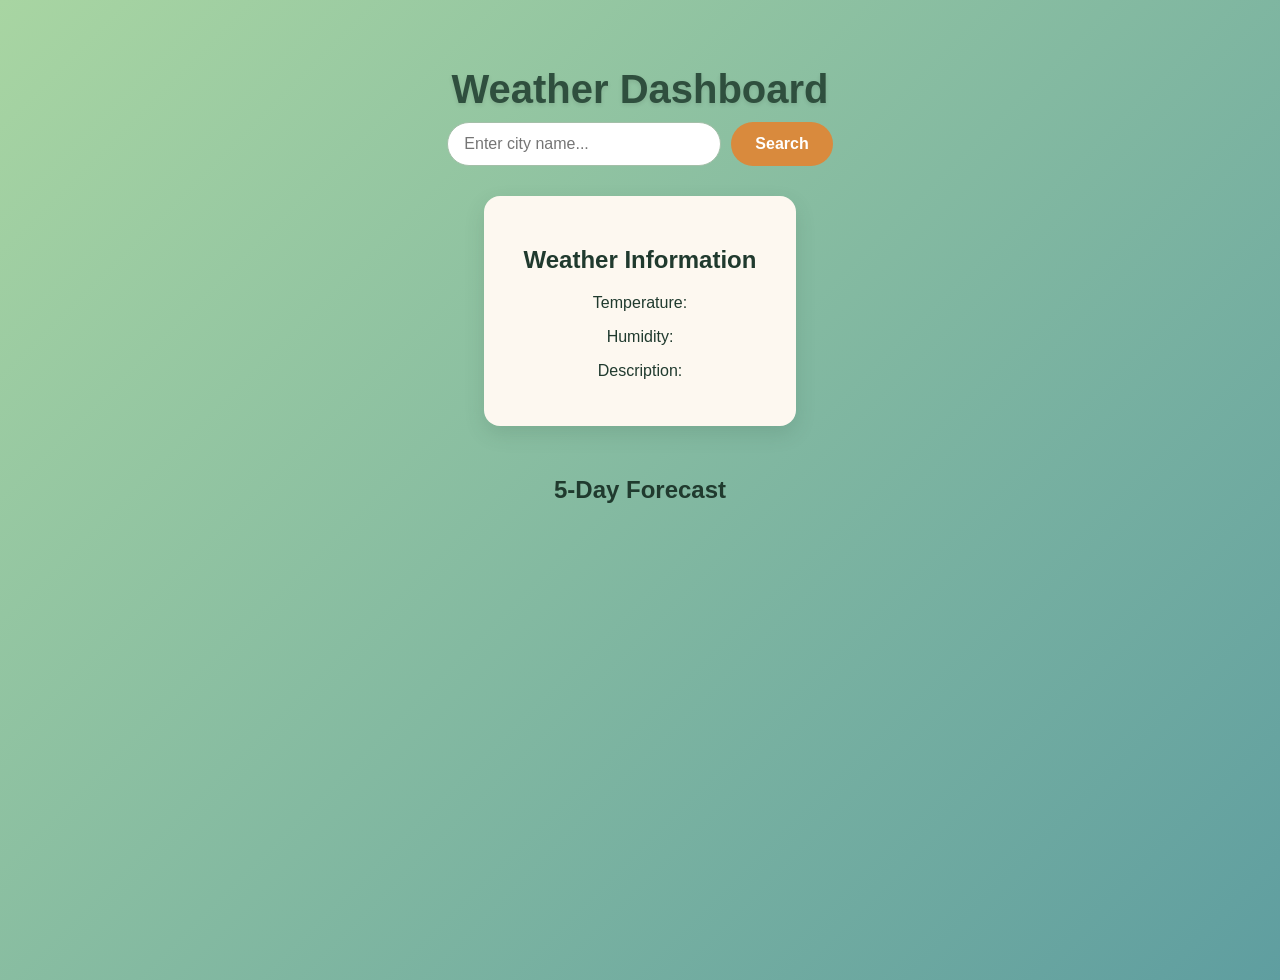
<file: index.html>
<!DOCTYPE html>
<html lang="en">
<head>
    <meta charset="UTF-8">
    <meta name="viewport" content="width=device-width, initial-scale=1.0">
    <title>weather</title>
    <link rel="stylesheet" href="weather.css">
</head>
<body>
    <h1>Weather Dashboard</h1>
    <div id="searchBox">
        <input type="text" id="cityInput" placeholder="Enter city name...">
        <button id="searchBtn">Search</button>
    </div>
    <div id="weatherInfo">
        <h2>Weather Information</h2>
        <p id="status"></p>
        <p id="temperature">Temperature: </p>
        <p id="humidity">Humidity: </p>
        <p id="description">Description: </p>
    </div>
    <div id="forecast">
        <h2>5-Day Forecast</h2>
        <ul id="forecastList"></ul>
    </div>
 <script>
  async function getWeather(city) {
    document.getElementById('status').innerText = 'Loading...';
    const apiKey = '5581170e619bae47fa65e1b069e27600';

    try {
      const response = await fetch(`https://api.openweathermap.org/data/2.5/weather?q=${city}&appid=${apiKey}&units=metric`);
      const data = await response.json();

      if (!response.ok) {
        throw new Error(data.message || 'Weather fetch failed');
      }

      document.getElementById('temperature').innerText = `Temperature: ${data.main.temp}°C`;
      document.getElementById('humidity').innerText = `Humidity: ${data.main.humidity}%`;
      document.getElementById('description').innerText = `Description: ${data.weather[0].description}`;
      document.getElementById('status').innerText = '';
      getForecast(city);
    } catch (error) {
      console.log(error);
      document.getElementById('status').innerText = 'Failed to fetch weather. Please try again.';
    }
  }

  // NEW FUNCTION GOES HERE
  async function getForecast(city) {
    const apiKey = '5581170e619bae47fa65e1b069e27600';
    try {
      const response = await fetch(`https://api.openweathermap.org/data/2.5/forecast?q=${city}&appid=${apiKey}&units=metric`);
      const data = await response.json();

      if (!response.ok) {
        throw new Error(data.message || 'Forecast fetch failed');
      }

      const dailyForecasts = data.list.filter(entry => entry.dt_txt.includes("12:00:00"));

      const forecastList = document.getElementById('forecastList');
      forecastList.innerHTML = '';

      dailyForecasts.forEach(entry => {
        const li = document.createElement('li');
        const date = new Date(entry.dt_txt).toLocaleDateString('en-US', { weekday: 'short', month: 'short', day: 'numeric' });
        li.innerHTML = `<strong>${date}</strong><br>${Math.round(entry.main.temp)}°C<br>${entry.weather[0].description}`;
        forecastList.appendChild(li);
      });
    } catch (error) {
      console.log(error);
    }
  }

  document.getElementById('searchBtn').addEventListener('click', () => {
    const city = document.getElementById('cityInput').value.trim();

    if (city) {
        getWeather(city);
    } else {
        document.getElementById('status').innerText = 'Please enter a city name.';
    }
});
</script>

  </body>
</html>
</file>
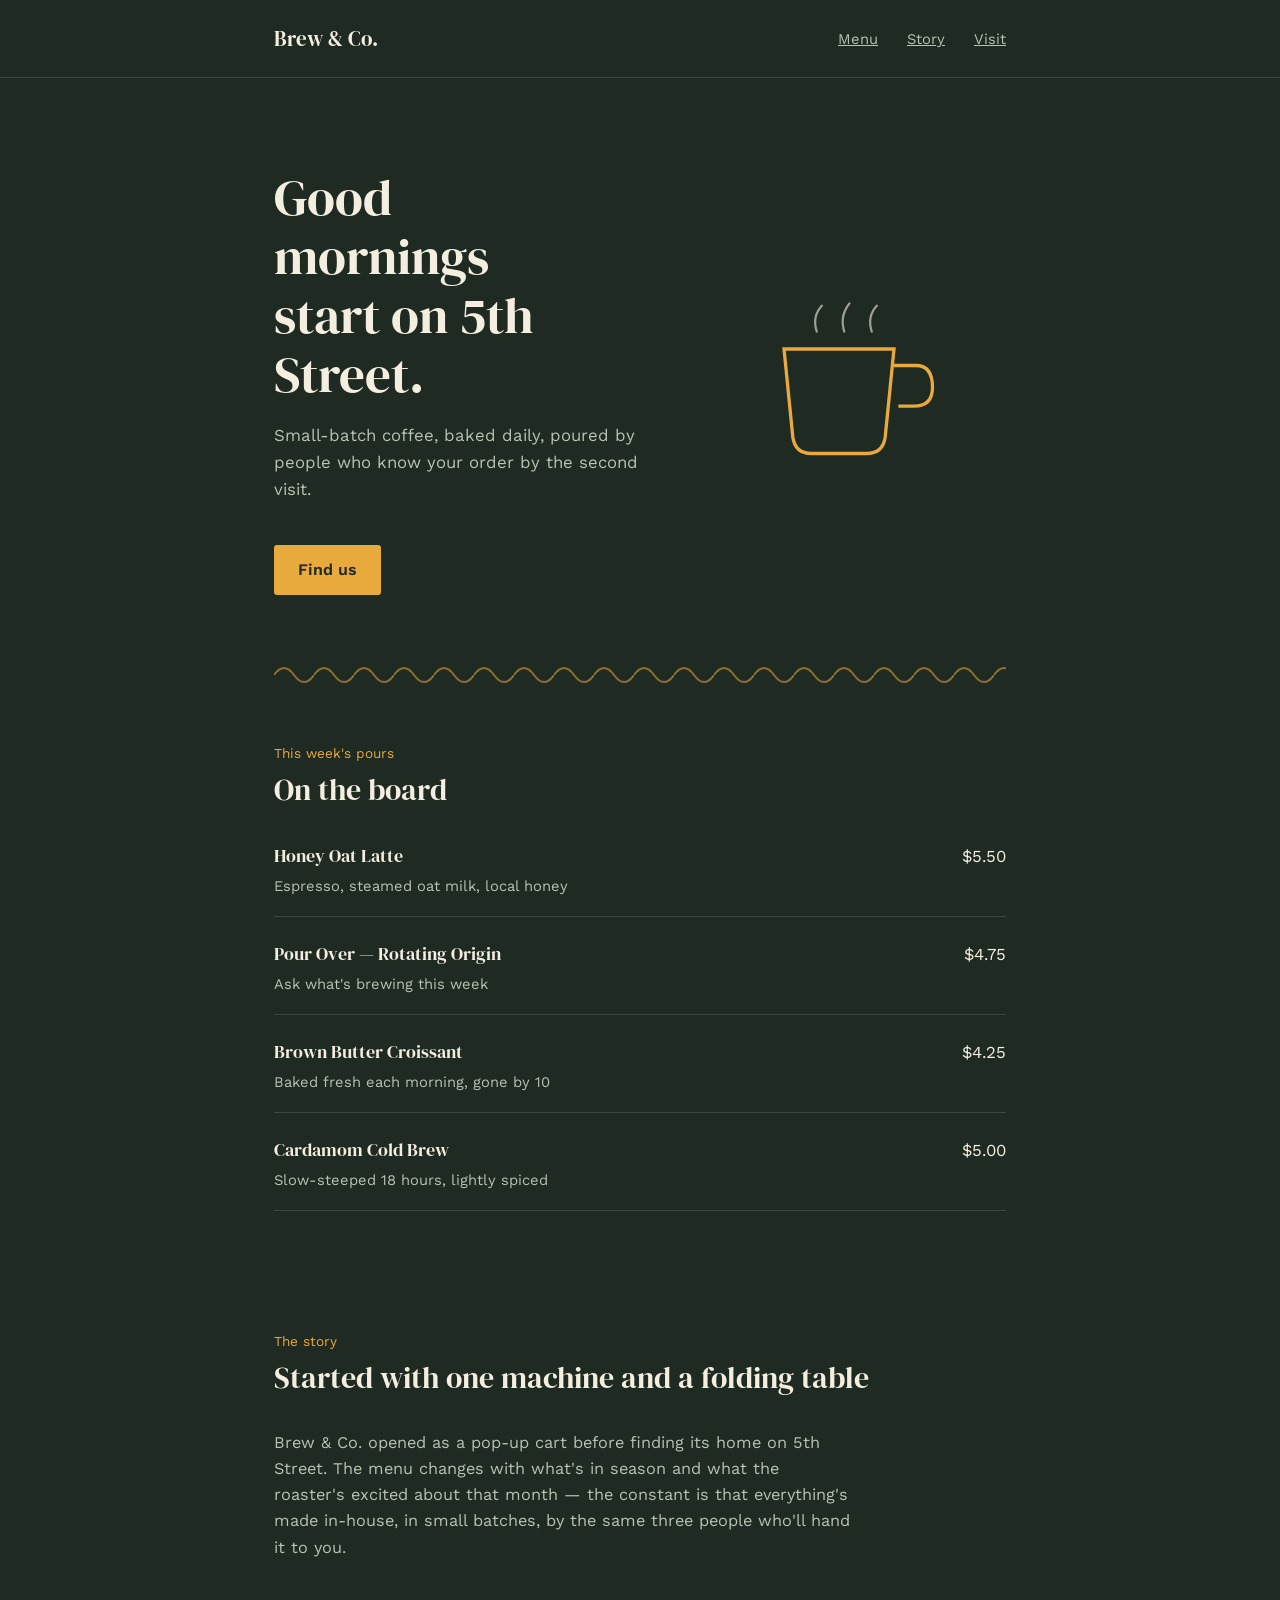
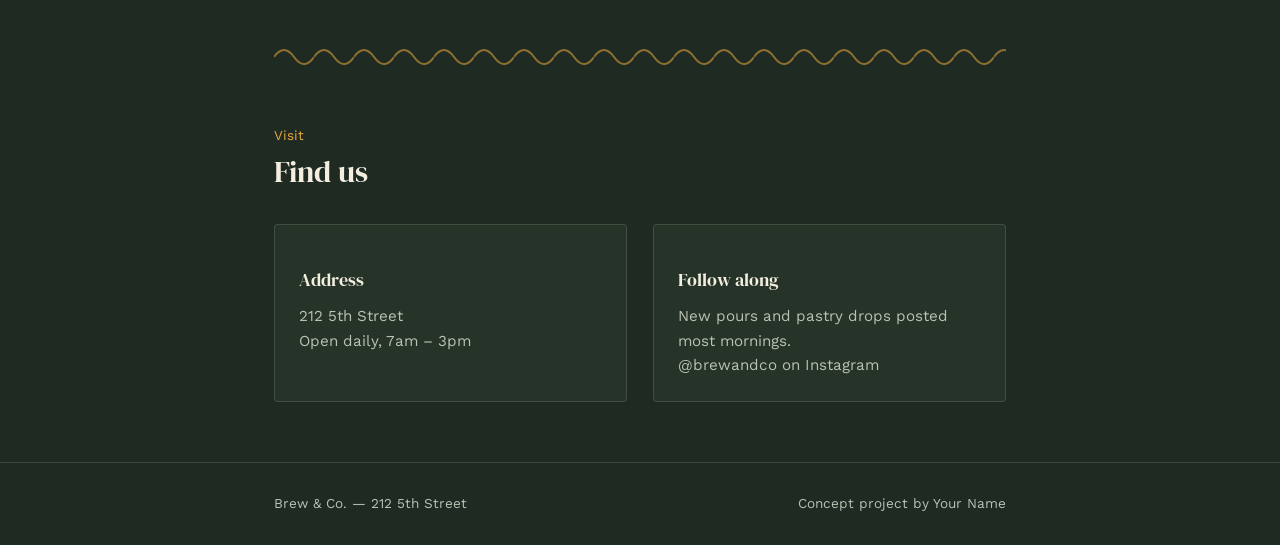
<file: brew&co.html>
<!doctype html>
<html lang="en">
<head>
<meta charset="utf-8">
<meta name="viewport" content="width=device-width, initial-scale=1">
<title>Brew & Co. — Coffee on 5th</title>
<link rel="stylesheet" href="https://fonts.googleapis.com/css2?family=DM+Serif+Display&family=Work+Sans:wght@400;500;600&display=swap">
<style>
  :root {
    --base: #1e2a22;
    --panel: #253328;
    --paper: #f3eedf;
    --paper-dim: #b9c2b3;
    --honey: #e8a93d;
    --line: rgba(243,238,223,0.14);
  }
  * { box-sizing: border-box; }
  body {
    margin: 0;
    background: var(--base);
    color: var(--paper);
    font-family: 'Work Sans', sans-serif;
    line-height: 1.6;
  }
  @media (prefers-reduced-motion: reduce) {
    * { animation: none !important; transition: none !important; }
  }
  h1, h2, .display { font-family: 'DM Serif Display', serif; font-weight: 400; line-height: 1.15; margin: 0; }
  a { color: inherit; }
  a:focus-visible, button:focus-visible { outline: 2px solid var(--honey); outline-offset: 3px; }
  .wrap { max-width: 780px; margin: 0 auto; padding: 0 24px; }

  header {
    padding: 22px 0;
    border-bottom: 1px solid var(--line);
  }
  header .wrap { display: flex; justify-content: space-between; align-items: center; }
  .brand { font-family: 'DM Serif Display', serif; font-size: 1.3rem; }
  nav a { margin-left: 24px; font-size: 0.92rem; color: var(--paper-dim); }
  nav a:hover { color: var(--paper); }

  .hero { padding: 90px 0 60px; }
  .hero-grid { display: grid; grid-template-columns: 1fr; gap: 40px; align-items: center; }
  @media (min-width: 680px) { .hero-grid { grid-template-columns: 1.1fr 0.9fr; } }
  .hero h1 { font-size: clamp(2.2rem, 5vw, 3.2rem); max-width: 12ch; }
  .hero p { color: var(--paper-dim); max-width: 42ch; margin-top: 18px; font-size: 1.05rem; }
  .cta {
    display: inline-block;
    margin-top: 26px;
    background: var(--honey);
    color: var(--base);
    padding: 12px 24px;
    border-radius: 3px;
    font-weight: 600;
    text-decoration: none;
  }
  .cta:hover { background: #f2b953; }

  .cup { width: 100%; max-width: 220px; margin: 0 auto; display: block; }

  .divider {
    height: 28px;
    width: 100%;
    background-repeat: repeat-x;
    background-size: 40px 28px;
    background-image: url("data:image/svg+xml;utf8,<svg xmlns='http://www.w3.org/2000/svg' width='40' height='28' viewBox='0 0 40 28'><path d='M0 20 Q10 6 20 20 T40 20' stroke='%23e8a93d' stroke-width='2' fill='none'/></svg>");
    opacity: 0.55;
  }

  section { padding: 60px 0; }
  .eyebrow { color: var(--honey); font-size: 0.85rem; }
  .section-head { margin-bottom: 34px; }
  .section-head h2 { font-size: 1.9rem; margin-top: 8px; }

  .menu-list { display: grid; gap: 22px; }
  .menu-item {
    display: flex;
    justify-content: space-between;
    gap: 16px;
    padding-bottom: 18px;
    border-bottom: 1px solid var(--line);
  }
  .menu-item h3 { font-family: 'DM Serif Display', serif; font-weight: 400; font-size: 1.15rem; margin: 0; }
  .menu-item p { color: var(--paper-dim); margin: 4px 0 0; font-size: 0.92rem; }
  .menu-price { font-size: 1.05rem; white-space: nowrap; padding-top: 2px; }

  .story p { color: var(--paper-dim); max-width: 58ch; font-size: 1.02rem; }

  .find { display: grid; gap: 26px; }
  @media (min-width: 680px) { .find { grid-template-columns: 1fr 1fr; } }
  .find-card {
    background: var(--panel);
    border: 1px solid var(--line);
    border-radius: 4px;
    padding: 24px;
  }
  .find-card h3 { font-family: 'DM Serif Display', serif; font-weight: 400; font-size: 1.1rem; margin-bottom: 10px; }
  .find-card p { color: var(--paper-dim); margin: 0; font-size: 0.95rem; }

  footer {
    border-top: 1px solid var(--line);
    padding: 30px 0;
    color: var(--paper-dim);
    font-size: 0.85rem;
    display: flex;
    justify-content: space-between;
    flex-wrap: wrap;
    gap: 10px;
  }
</style>
</head>
<body>

<header>
  <div class="wrap">
    <span class="brand">Brew & Co.</span>
    <nav>
      <a href="#menu">Menu</a>
      <a href="#story">Story</a>
      <a href="#find">Visit</a>
    </nav>
  </div>
</header>

<section class="hero">
  <div class="wrap hero-grid">
    <div>
      <h1>Good mornings start on 5th Street.</h1>
      <p>Small-batch coffee, baked daily, poured by people who know your order by the second visit.</p>
      <a class="cta" href="#find">Find us</a>
    </div>
    <svg class="cup" viewBox="0 0 200 200" fill="none" xmlns="http://www.w3.org/2000/svg" role="img" aria-label="Line drawing of a coffee cup with steam">
      <path d="M40 70 H140 L132 150 Q130 165 115 165 H65 Q50 165 48 150 Z" stroke="#e8a93d" stroke-width="3"/>
      <path d="M140 85 H160 Q175 85 175 105 Q175 122 158 122 H144" stroke="#e8a93d" stroke-width="3"/>
      <path d="M70 55 Q65 40 75 30" stroke="#f3eedf" stroke-width="2" opacity="0.6"/>
      <path d="M95 55 Q90 40 100 28" stroke="#f3eedf" stroke-width="2" opacity="0.6"/>
      <path d="M120 55 Q115 40 125 30" stroke="#f3eedf" stroke-width="2" opacity="0.6"/>
    </svg>
  </div>
</section>

<div class="wrap"><div class="divider"></div></div>

<section id="menu">
  <div class="wrap">
    <div class="section-head">
      <div class="eyebrow">This week's pours</div>
      <h2>On the board</h2>
    </div>
    <div class="menu-list">
      <div class="menu-item">
        <div>
          <h3>Honey Oat Latte</h3>
          <p>Espresso, steamed oat milk, local honey</p>
        </div>
        <div class="menu-price">$5.50</div>
      </div>
      <div class="menu-item">
        <div>
          <h3>Pour Over — Rotating Origin</h3>
          <p>Ask what's brewing this week</p>
        </div>
        <div class="menu-price">$4.75</div>
      </div>
      <div class="menu-item">
        <div>
          <h3>Brown Butter Croissant</h3>
          <p>Baked fresh each morning, gone by 10</p>
        </div>
        <div class="menu-price">$4.25</div>
      </div>
      <div class="menu-item">
        <div>
          <h3>Cardamom Cold Brew</h3>
          <p>Slow-steeped 18 hours, lightly spiced</p>
        </div>
        <div class="menu-price">$5.00</div>
      </div>
    </div>
  </div>
</section>

<section id="story">
  <div class="wrap story">
    <div class="section-head">
      <div class="eyebrow">The story</div>
      <h2>Started with one machine and a folding table</h2>
    </div>
    <p>Brew & Co. opened as a pop-up cart before finding its home on 5th Street. The menu changes with what's in season and what the roaster's excited about that month — the constant is that everything's made in-house, in small batches, by the same three people who'll hand it to you.</p>
  </div>
</section>

<div class="wrap"><div class="divider"></div></div>

<section id="find">
  <div class="wrap">
    <div class="section-head">
      <div class="eyebrow">Visit</div>
      <h2>Find us</h2>
    </div>
    <div class="find">
      <div class="find-card">
        <h3>Address</h3>
        <p>212 5th Street<br>Open daily, 7am – 3pm</p>
      </div>
      <div class="find-card">
        <h3>Follow along</h3>
        <p>New pours and pastry drops posted most mornings.<br>@brewandco on Instagram</p>
      </div>
    </div>
  </div>
</section>

<footer>
  <div class="wrap" style="display:flex; justify-content:space-between; width:100%; flex-wrap:wrap; gap:10px;">
    <span>Brew & Co. — 212 5th Street</span>
    <span>Concept project by Your Name</span>
  </div>
</footer>

</body>
</html>
</file>
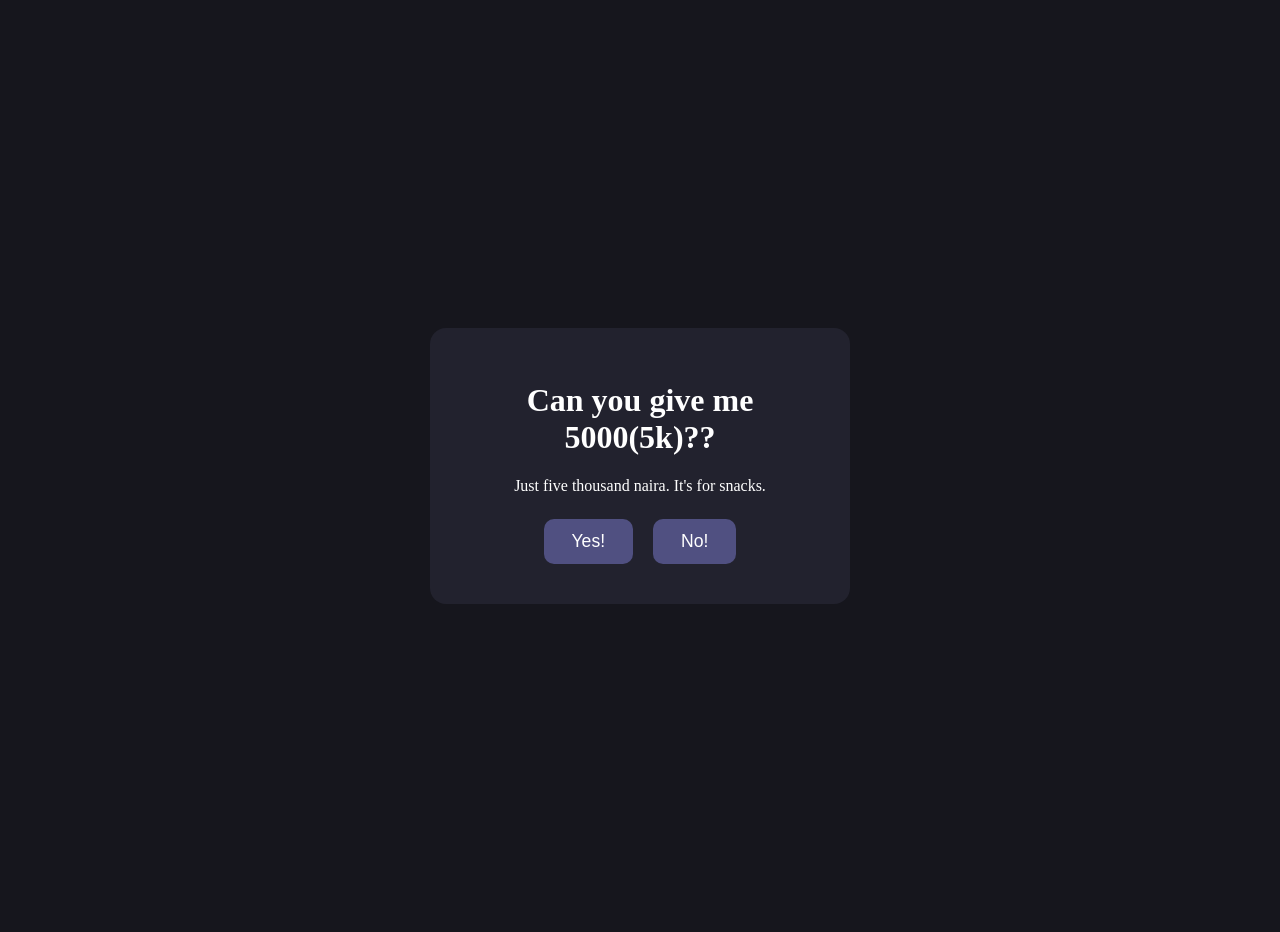
<file: danie.html>
<!DOCTYPE html>
<html lang="en">
<head>
    <meta charset="UTF-8">
    <meta name="viewport" content="width=device-width, initial-scale=1.0">
    <title>danie</title>
    <link rel="stylesheet" href="danie.css">
</head>
<body>
 <div class="card" id="ask">
    <h1>Can you give me 5000(5k)??</h1>
    <p id="message">Just five thousand naira. It's for snacks.</p>
    <button id="yes">Yes!</button>
    <button id="no">No!</button>
 </div>
 <div class="card hidden" id="thanks">
    <h1>Thanks man...</h1>
    <p>You're the real one </p>
    <h2 id="account-number">8038963527</h2>
    <p>Ter-erdoo Tormough</p>
    <button id="copy">Copy Account Number</button>
 </div>
 <script src="danie.js">

 </script>
</body>
</html>
</file>
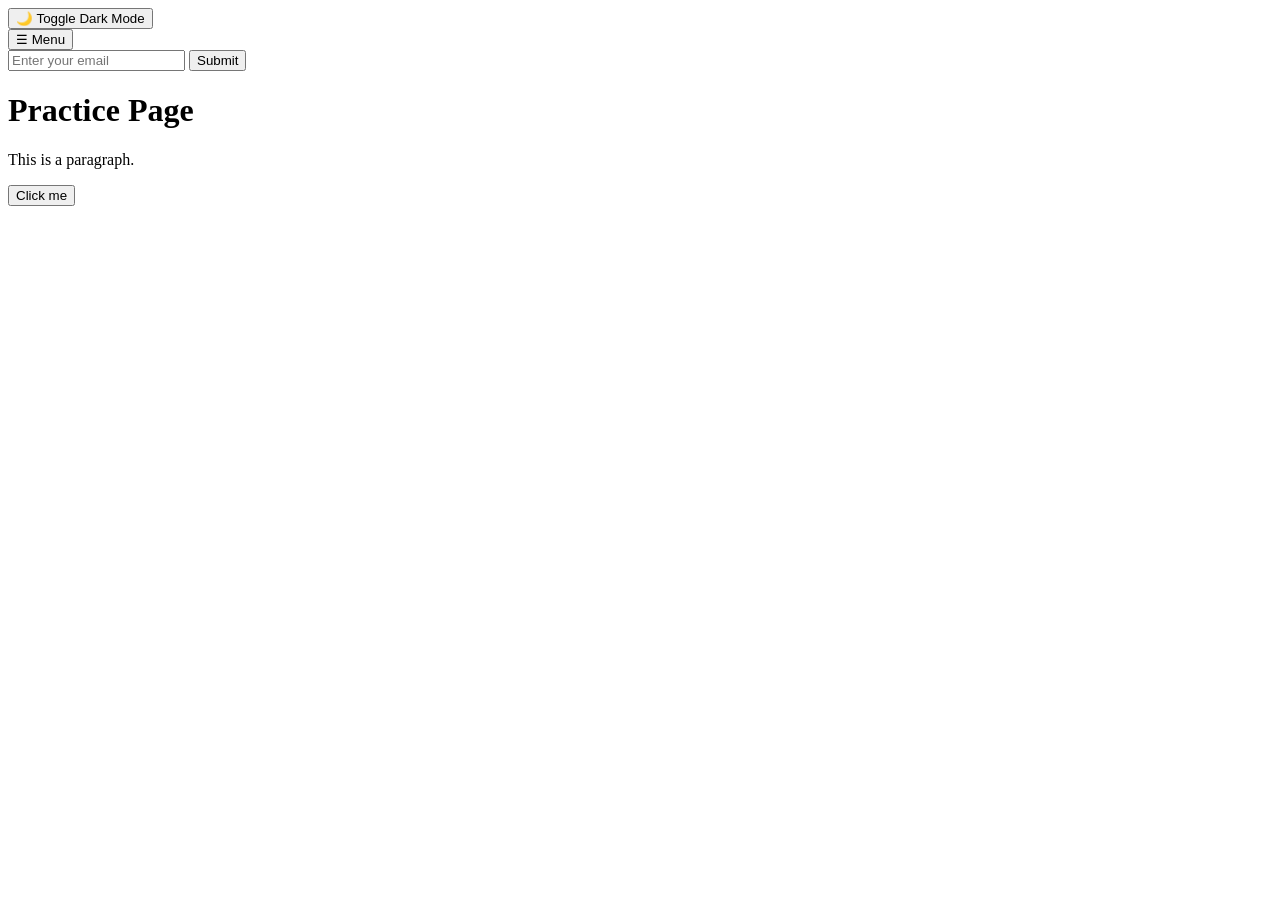
<file: practice.html>
<!DOCTYPE html>
<html lang="en">
<head>
    <meta charset="UTF-8">
    <meta name="viewport" content="width=device-width, initial-scale=1.0">
    <title>Document</title>
    <link rel="stylesheet" href="pratic.css">
</head>
<body>
    <button id="darkModeToggle">🌙 Toggle Dark Mode</button>
    <nav>
    <button id="navToggle">☰ Menu</button>
    <ul id="navLinks" class="hidden">
        <li><a href="#">Home</a></li>
        <li><a href="#">About</a></li>
        <li><a href="#">Contact</a></li>
    </ul>
    <form id="myForm">
    <input type="email" id="emailInput" placeholder="Enter your email">
    <button type="submit">Submit</button>
</form>
<p id="formError" class="hidden"></p>
</nav>
    <h1>Practice Page</h1>
    <p>This is a paragraph.</p>
    <button id="myButton">Click me</button>
    <script src="practice.js"></script>
</body>
</html>
</file>
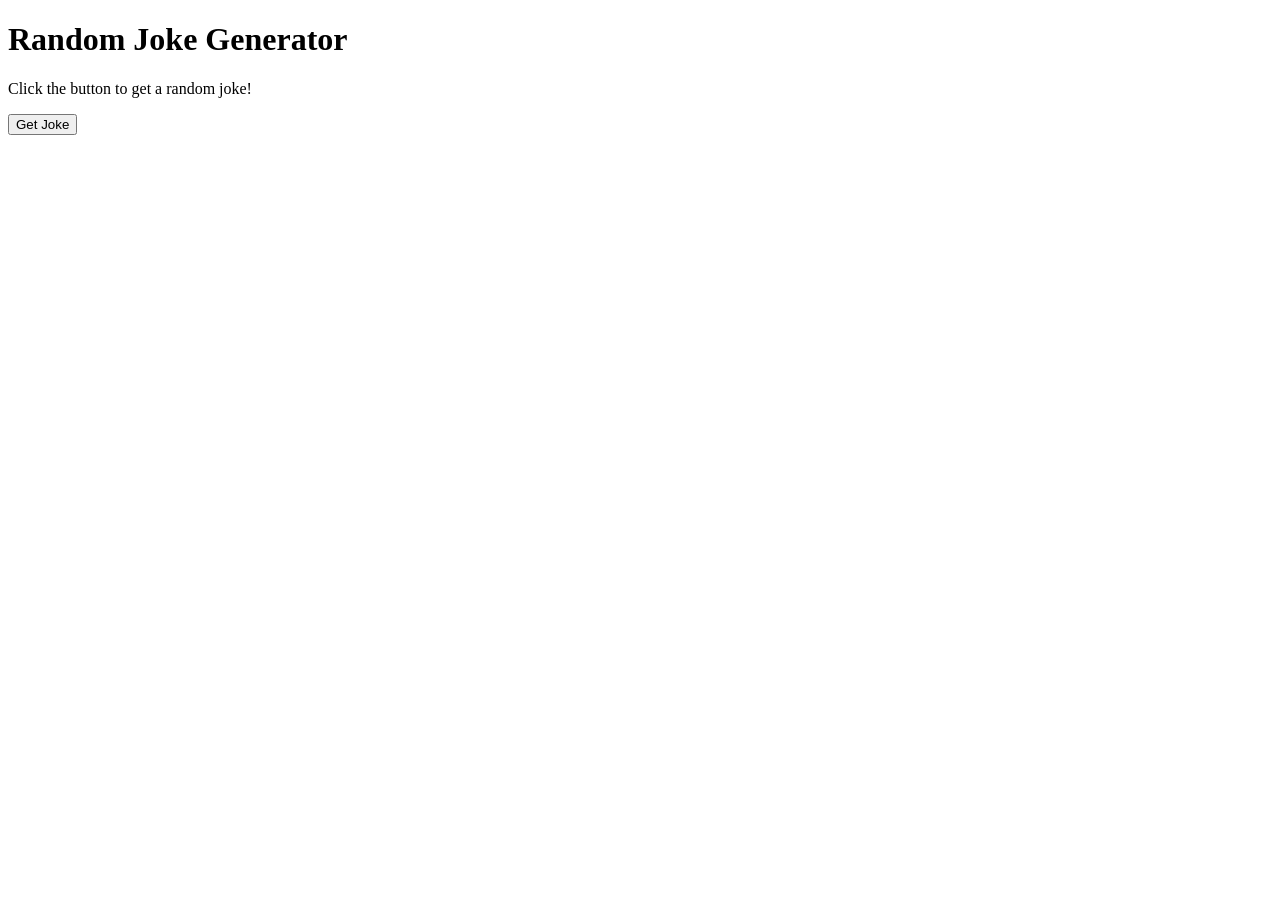
<file: syntax.html>
<!DOCTYPE html>
<html lang="en">
<head>
    <meta charset="UTF-8">
    <meta name="viewport" content="width=device-width, initial-scale=1.0">
    <title>Random Joke</title>
</head>
<body>
    <h1>Random Joke Generator</h1>
    <p id="joke">Click the button to get a random joke!</p>
    <button id="jokeButton">Get Joke</button>
    <script>
async function fetchJoke() {
       document.getElementById('joke').innerText = "Loading...";  // ADD THIS
  try {
    const response = await fetch('https://official-joke-api.appspot.com/random_joke');
    const jokeData = await response.json();
    document.getElementById('joke').innerText = `${jokeData.setup} - ${jokeData.punchline}`;
  } catch (error) {
    document.getElementById('joke').innerText = 'Failed to fetch a joke. Please try again.';
  }
}

document.getElementById("jokeButton").addEventListener("click", fetchJoke);
        
    </script>
</body>
</html>
</file>
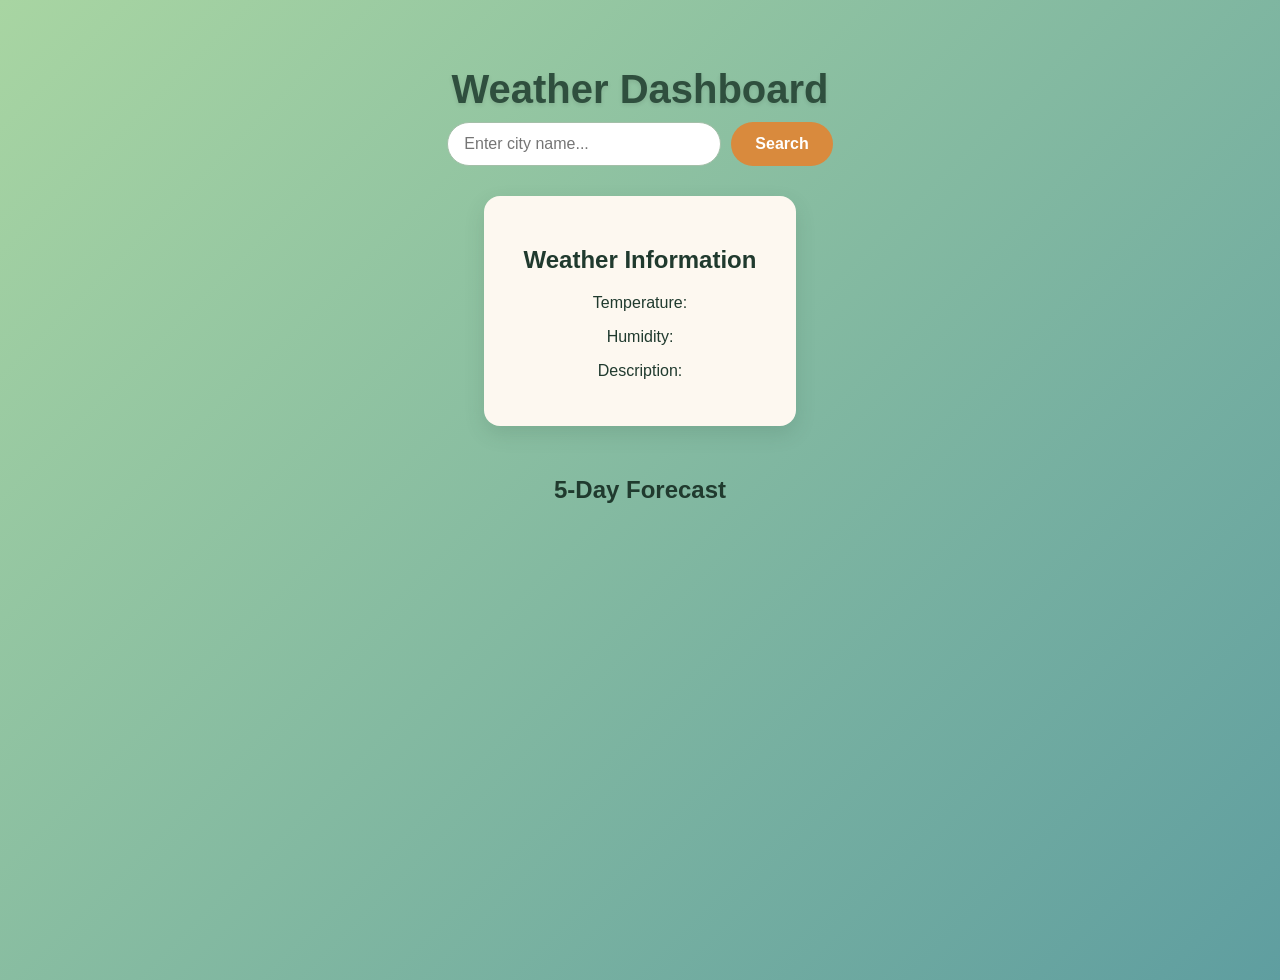
<file: weather.html>
<!DOCTYPE html>
<html lang="en">
<head>
    <meta charset="UTF-8">
    <meta name="viewport" content="width=device-width, initial-scale=1.0">
    <title>weather</title>
    <link rel="stylesheet" href="weather.css">
</head>
<body>
    <h1>Weather Dashboard</h1>
    <div id="searchBox">
        <input type="text" id="cityInput" placeholder="Enter city name...">
        <button id="searchBtn">Search</button>
    </div>
    <div id="weatherInfo">
        <h2>Weather Information</h2>
        <p id="status"></p>
        <p id="temperature">Temperature: </p>
        <p id="humidity">Humidity: </p>
        <p id="description">Description: </p>
    </div>
    <div id="forecast">
        <h2>5-Day Forecast</h2>
        <ul id="forecastList"></ul>
    </div>
 <script>
  async function getWeather(city) {
    document.getElementById('status').innerText = 'Loading...';
    const apiKey = '5581170e619bae47fa65e1b069e27600';

    try {
      const response = await fetch(`https://api.openweathermap.org/data/2.5/weather?q=${city}&appid=${apiKey}&units=metric`);
      const data = await response.json();

      if (!response.ok) {
        throw new Error(data.message || 'Weather fetch failed');
      }

      document.getElementById('temperature').innerText = `Temperature: ${data.main.temp}°C`;
      document.getElementById('humidity').innerText = `Humidity: ${data.main.humidity}%`;
      document.getElementById('description').innerText = `Description: ${data.weather[0].description}`;
      document.getElementById('status').innerText = '';
      getForecast(city);
    } catch (error) {
      console.log(error);
      document.getElementById('status').innerText = 'Failed to fetch weather. Please try again.';
    }
  }

  // NEW FUNCTION GOES HERE
  async function getForecast(city) {
    const apiKey = '5581170e619bae47fa65e1b069e27600';
    try {
      const response = await fetch(`https://api.openweathermap.org/data/2.5/forecast?q=${city}&appid=${apiKey}&units=metric`);
      const data = await response.json();

      if (!response.ok) {
        throw new Error(data.message || 'Forecast fetch failed');
      }

      const dailyForecasts = data.list.filter(entry => entry.dt_txt.includes("12:00:00"));

      const forecastList = document.getElementById('forecastList');
      forecastList.innerHTML = '';

      dailyForecasts.forEach(entry => {
        const li = document.createElement('li');
        const date = new Date(entry.dt_txt).toLocaleDateString('en-US', { weekday: 'short', month: 'short', day: 'numeric' });
        li.innerHTML = `<strong>${date}</strong><br>${Math.round(entry.main.temp)}°C<br>${entry.weather[0].description}`;
        forecastList.appendChild(li);
      });
    } catch (error) {
      console.log(error);
    }
  }

  document.getElementById('searchBtn').addEventListener('click', () => {
    const city = document.getElementById('cityInput').value;
    getWeather(city);
  });
</script>

  </body>
</html>
</file>
<file: weather.css>
body {
  font-family: 'Segoe UI', sans-serif;
  margin: 0;
  background: linear-gradient(135deg, #a8d5a2, #5f9ea0);
  color: #203a2e;
  min-height: 100vh;
  display: flex;
  flex-direction: column;
  align-items: center;
  padding: 40px 20px;
}

h1 {
  font-size: 2.5em;
  margin-bottom: 10px;
  color: #2f4f3e;
  text-shadow: 0 2px 4px rgba(0,0,0,0.1);
}

#searchBox {
  display: flex;
  gap: 10px;
  margin-bottom: 30px;
}

#cityInput {
  padding: 12px 16px;
  border: 1px solid #a3bfa8;
  border-radius: 30px;
  font-size: 1em;
  width: 240px;
}

#searchBtn {
  background: #d98a3d;
  color: white;
  border: none;
  padding: 12px 24px;
  border-radius: 30px;
  font-size: 1em;
  font-weight: 600;
  cursor: pointer;
  transition: transform 0.15s, background 0.2s;
}

#searchBtn:hover {
  background: #c97a2f;
  transform: translateY(-2px);
}

#weatherInfo {
  background: #fdf8f0;
  border-radius: 16px;
  padding: 30px 40px;
  text-align: center;
  box-shadow: 0 8px 20px rgba(47, 79, 62, 0.15);
  margin-bottom: 30px;}
</file>
<file: danie.css>
body {
  background-color: #16161d;
  color: white;
  display: flex;
  padding: 16px;
  justify-content: center;
  align-items: center;
  min-height: 100vh;
  margin: 0;
}

.card {
  background-color: #22222e;
  padding: 32px;
  border-radius: 16px;
  text-align: center;
  width: 100%;
  max-width: 420px;
  box-sizing: border-box;
}
button {
  background-color: #505081;
  color: white;
  border: none;
  border-radius: 10px;
  padding: 12px 28px;
  font-size: 1.1rem;
  cursor: pointer;
  margin: 8px;
}

button:hover {
  background-color: #c280ff;
}
.hidden{
  display: none;
}
@media (max-width: 480px) {
  .card {
    padding: 24px;
  }

  h1 {
    font-size: 1.8rem;
  }
}
</file>
<file: pratic.css>
.hidden {
    display: none;
}
body.dark {
    background-color: #1a1a1a;
    color: #f0f0f0;
}
</file>
